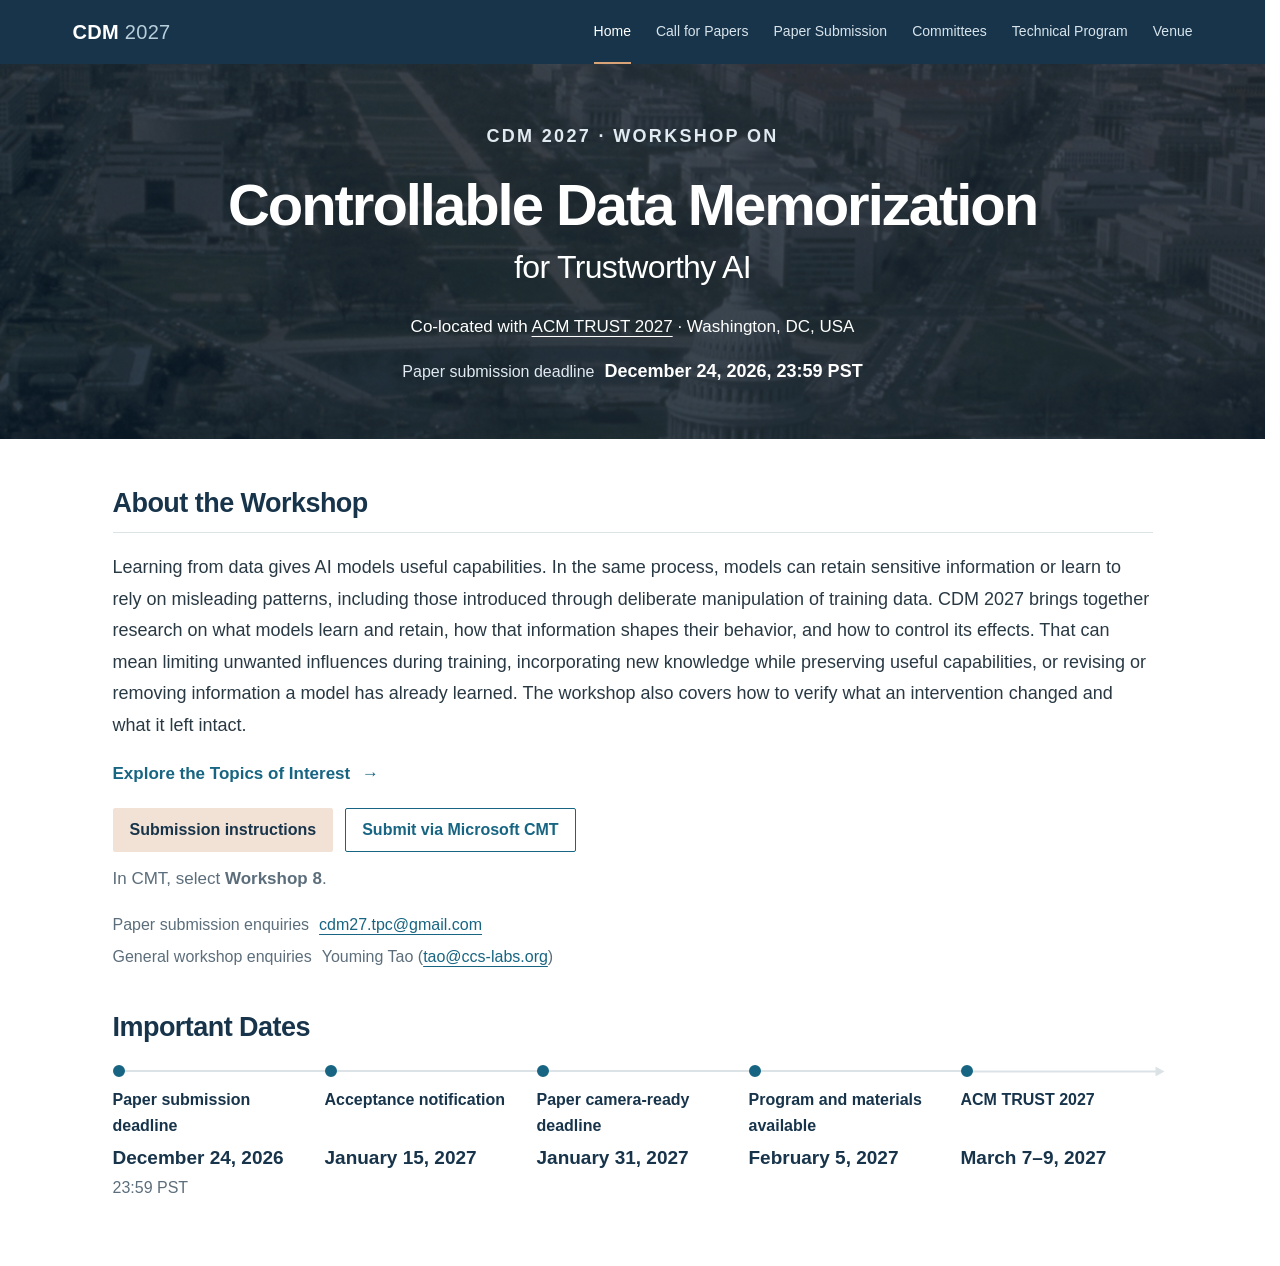
<file: index.html>
<!DOCTYPE html>

<html lang="en">
<head>
<meta charset="utf-8"/>
<meta content="width=device-width, initial-scale=1" name="viewport"/>
<meta content="CDM 2027 is a workshop at ACM TRUST 2027 on how models learn and retain information from data and how to control its effects." name="description"/>
<meta content="#17344b" name="theme-color"/>
<meta content="website" property="og:type"/>
<meta content="CDM 2027 | Controllable Data Memorization for Trustworthy AI" property="og:title"/>
<meta content="CDM 2027 is a workshop at ACM TRUST 2027 on how models learn and retain information from data and how to control its effects." property="og:description"/>
<meta content="https://cdm27.github.io/" property="og:url"/>
<title>CDM 2027 | Controllable Data Memorization for Trustworthy AI</title>
<link href="https://cdm27.github.io/" rel="canonical"/>
<link href="assets/favicon.svg" rel="icon" type="image/svg+xml"/>
<link href="assets/style.css?v=f814e3cf049d" rel="stylesheet"/>
<script defer="True" src="assets/site.js?v=4deeda9ff2f8"></script>
</head>
<body>
<a class="skip-link" href="#main">Skip to content</a>
<header class="site-header"><nav aria-label="Main navigation" class="navigation container">
<a class="brand" href="index.html">CDM <span>2027</span></a>
<button aria-controls="primary-navigation" aria-expanded="false" aria-label="Open navigation" class="menu-toggle" type="button"><span>Menu</span><span aria-hidden="true" class="menu-icon">☰</span></button><div class="nav-links" id="primary-navigation"><a aria-current="page" href="index.html">Home</a><a href="cfp.html">Call for Papers</a><a href="submission.html">Paper Submission</a><a href="organization.html">Committees</a><a href="program.html">Technical Program</a><a href="venue.html">Venue</a></div>
</nav></header>
<section aria-labelledby="workshop-title" class="hero"><div class="container hero-inner">
  <p class="eyebrow">CDM 2027 · Workshop on</p>
  <h1 id="workshop-title"><span class="hero-title-main">Controllable Data Memorization</span><span class="hero-title-sub">for Trustworthy AI</span></h1>
  <p class="hero-subtitle">Co-located with <a href="https://eigtrust.acm.org/trust2027/">ACM TRUST 2027</a> · Washington, DC, USA</p>
  <p class="hero-deadline">
    <span>Paper submission deadline</span>
    <time datetime="2026-12-24T23:59:00-08:00">December 24, 2026, 23:59 PST</time>
  </p>
</div></section>
<main class="container home-content" id="main">
<section aria-labelledby="about-title" class="section workshop-intro">
<h2 id="about-title">About the Workshop</h2>
<p>Learning from data gives AI models useful capabilities. In the same process, models can retain sensitive information or learn to rely on misleading patterns, including those introduced through deliberate manipulation of training data. CDM 2027 brings together research on what models learn and retain, how that information shapes their behavior, and how to control its effects. That can mean limiting unwanted influences during training, incorporating new knowledge while preserving useful capabilities, or revising or removing information a model has already learned. The workshop also covers how to verify what an intervention changed and what it left intact.</p>
<a class="text-link" href="cfp.html#topics">Explore the Topics of Interest <span aria-hidden="true">→</span></a>
<div class="submission-actions">
  <a class="submission-guide" href="submission.html">Submission instructions</a>
  <a href="https://cmt3.research.microsoft.com/TRUST2027/">Submit via Microsoft CMT</a>
</div>
<p class="small-note">In CMT, select <strong>Workshop 8</strong>.</p>
<p class="workshop-contact">
  <span>Paper submission enquiries</span>
  <a href="mailto:cdm27.tpc@gmail.com">cdm27.tpc@gmail.com</a>
</p>
<p class="workshop-contact">
  <span>General workshop enquiries</span>
  <span>Youming Tao (<a href="mailto:tao@ccs-labs.org">tao@ccs-labs.org</a>)</span>
</p>
</section>
<section aria-labelledby="dates-title" class="section home-dates">
  <h2 id="dates-title">Important Dates</h2>
  <dl class="dates-timeline">
    <div>
      <dt>Paper submission deadline</dt>
      <dd><time datetime="2026-12-24T23:59:00-08:00">December 24, 2026 <span class="deadline-time">23:59 PST</span></time></dd>
    </div>
    <div><dt>Acceptance notification</dt><dd><time datetime="2027-01-15">January 15, 2027</time></dd></div>
    <div><dt>Paper camera-ready deadline</dt><dd><time datetime="2027-01-31">January 31, 2027</time></dd></div>
    <div><dt>Program and materials available</dt><dd><time datetime="2027-02-05">February 5, 2027</time></dd></div>
    <div><dt>ACM TRUST 2027</dt><dd><time datetime="2027-03-07">March 7</time>–<time datetime="2027-03-09">9, 2027</time></dd></div>
  </dl>
</section>
</main>
</body>
</html>
</file>
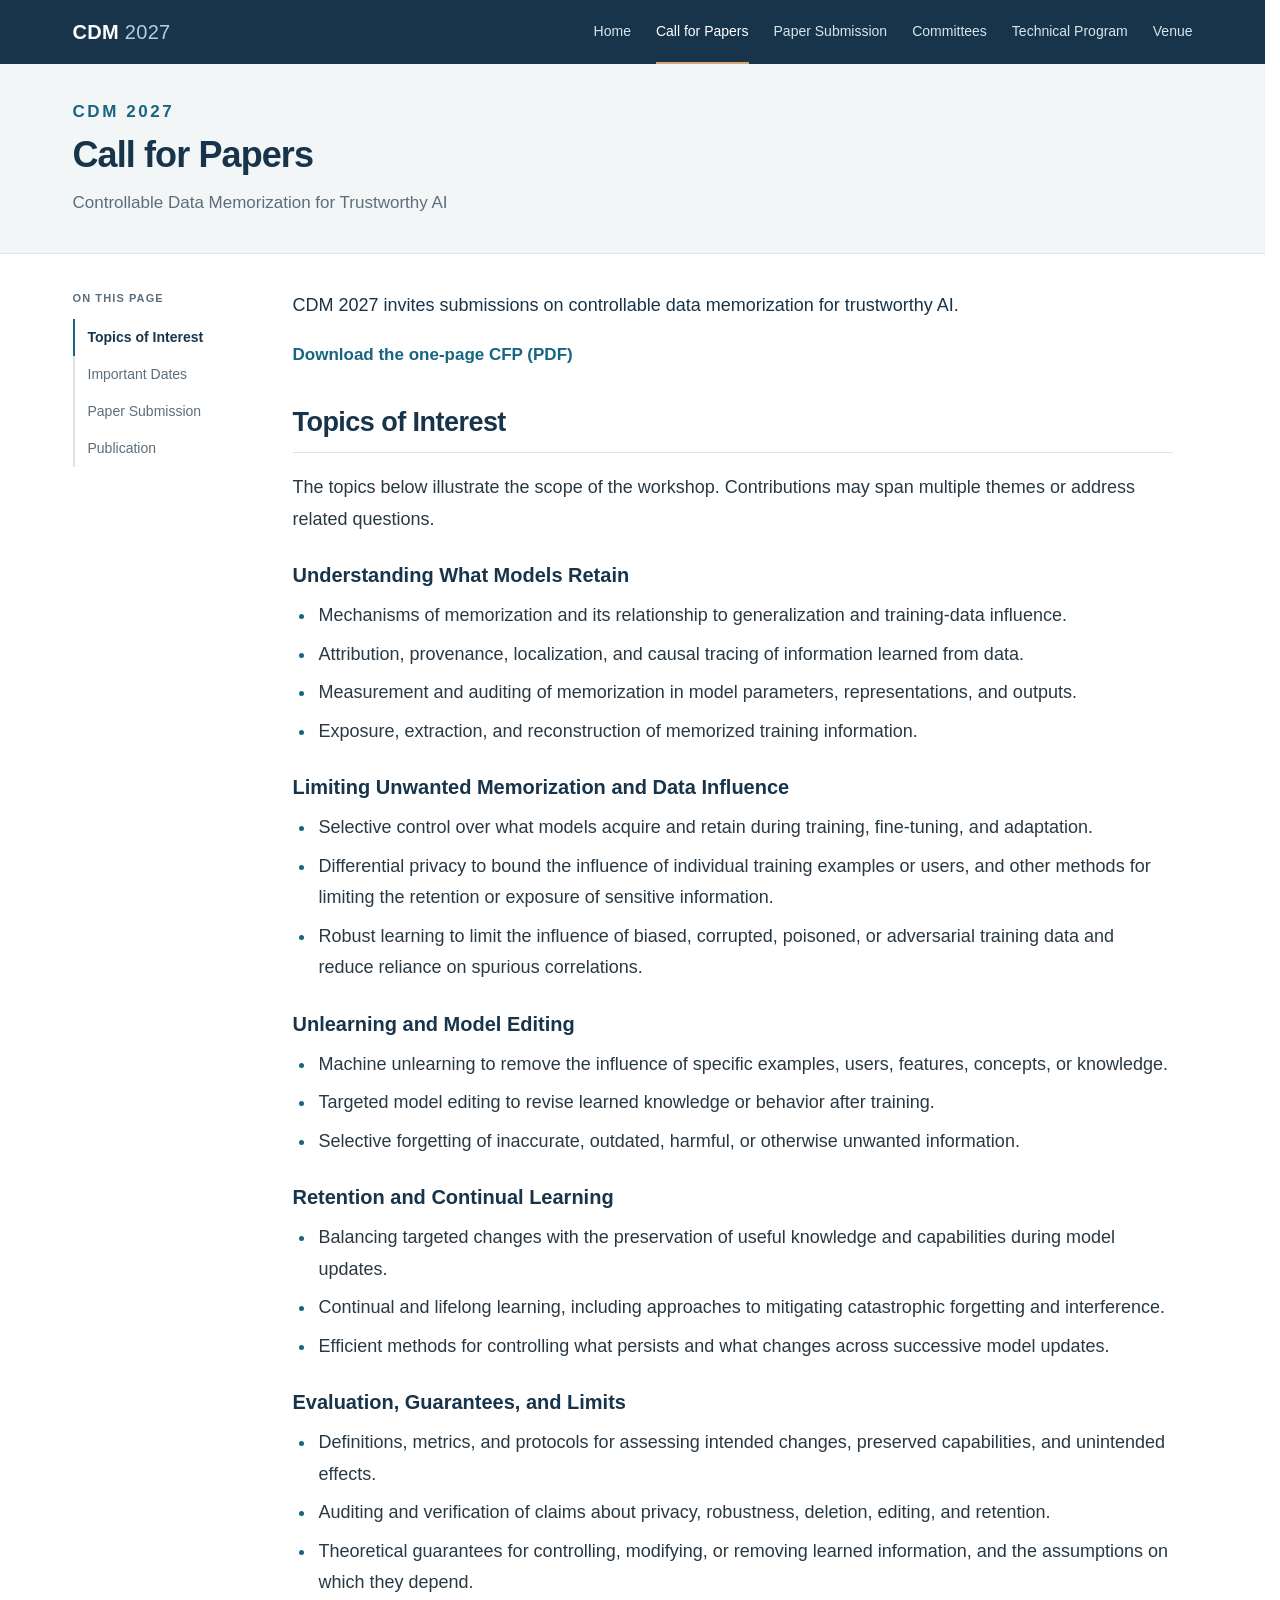
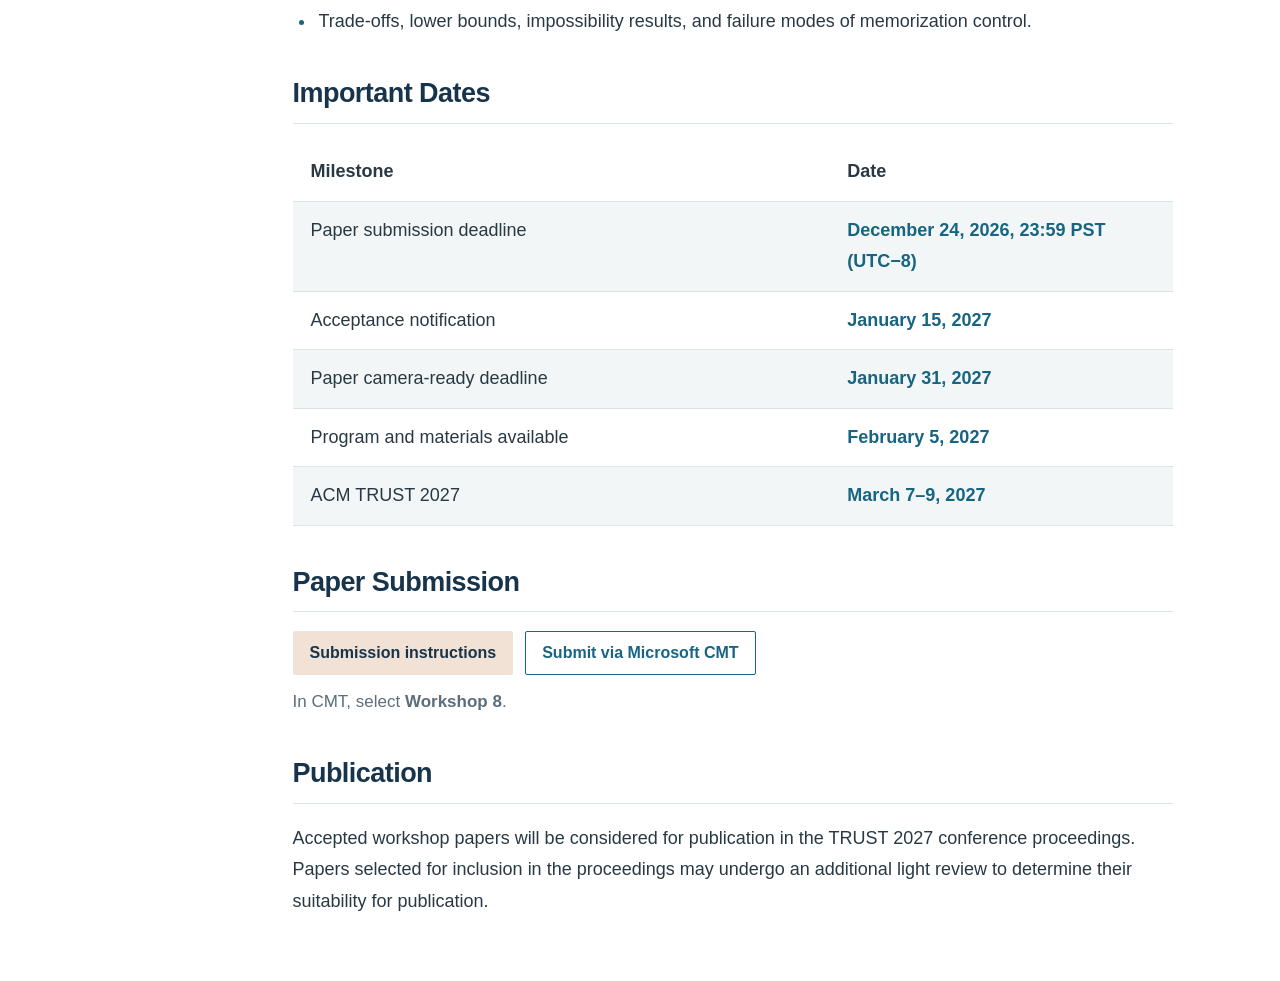
<file: cfp.html>
<!DOCTYPE html>

<html lang="en">
<head>
<meta charset="utf-8"/>
<meta content="width=device-width, initial-scale=1" name="viewport"/>
<meta content="Research topics, important dates, and publication information for CDM 2027." name="description"/>
<meta content="#17344b" name="theme-color"/>
<meta content="website" property="og:type"/>
<meta content="Call for Papers | CDM 2027" property="og:title"/>
<meta content="Research topics, important dates, and publication information for CDM 2027." property="og:description"/>
<meta content="https://cdm27.github.io/cfp.html" property="og:url"/>
<title>Call for Papers | CDM 2027</title>
<link href="https://cdm27.github.io/cfp.html" rel="canonical"/>
<link href="assets/favicon.svg" rel="icon" type="image/svg+xml"/>
<link href="assets/style.css?v=f814e3cf049d" rel="stylesheet"/>
<script defer="True" src="assets/site.js?v=4deeda9ff2f8"></script>
</head>
<body>
<a class="skip-link" href="#main">Skip to content</a>
<header class="site-header"><nav aria-label="Main navigation" class="navigation container">
<a class="brand" href="index.html">CDM <span>2027</span></a>
<button aria-controls="primary-navigation" aria-expanded="false" aria-label="Open navigation" class="menu-toggle" type="button"><span>Menu</span><span aria-hidden="true" class="menu-icon">☰</span></button><div class="nav-links" id="primary-navigation"><a href="index.html">Home</a><a aria-current="page" href="cfp.html">Call for Papers</a><a href="submission.html">Paper Submission</a><a href="organization.html">Committees</a><a href="program.html">Technical Program</a><a href="venue.html">Venue</a></div>
</nav></header>
<div class="page-banner"><div class="container"><p class="eyebrow">CDM 2027</p><h1>Call for Papers</h1><p>Controllable Data Memorization for Trustworthy AI</p></div></div>
<main class="container content-page content-layout" id="main"><aside aria-label="Page contents" class="page-toc"><details open=""><summary>On this page</summary><nav aria-label="Call for Papers sections"><a href="#topics">Topics of Interest</a><a href="#important-dates">Important Dates</a><a href="#submission">Paper Submission</a><a href="#publication">Publication</a></nav></details></aside><div class="page-content">
<div class="cfp-summary">
  <p class="lead">CDM 2027 invites submissions on controllable data memorization for trustworthy AI.</p>
  <a class="text-link" href="assets/CDM-2027-Call-for-Papers.pdf" download>Download the one-page CFP (PDF)</a>
</div>
<section aria-labelledby="topics-title" class="section reading-width" id="topics">
  <h2 id="topics-title">Topics of Interest</h2>
  <p>The topics below illustrate the scope of the workshop. Contributions may span multiple themes or address related questions.</p>

  <h3>Understanding What Models Retain</h3>
  <ul class="topics-list">
    <li>Mechanisms of memorization and its relationship to generalization and training-data influence.</li>
    <li>Attribution, provenance, localization, and causal tracing of information learned from data.</li>
    <li>Measurement and auditing of memorization in model parameters, representations, and outputs.</li>
    <li>Exposure, extraction, and reconstruction of memorized training information.</li>
  </ul>

  <h3>Limiting Unwanted Memorization and Data Influence</h3>
  <ul class="topics-list">
    <li>Selective control over what models acquire and retain during training, fine-tuning, and adaptation.</li>
    <li>Differential privacy to bound the influence of individual training examples or users, and other methods for limiting the retention or exposure of sensitive information.</li>
    <li>Robust learning to limit the influence of biased, corrupted, poisoned, or adversarial training data and reduce reliance on spurious correlations.</li>
  </ul>

  <h3>Unlearning and Model Editing</h3>
  <ul class="topics-list">
    <li>Machine unlearning to remove the influence of specific examples, users, features, concepts, or knowledge.</li>
    <li>Targeted model editing to revise learned knowledge or behavior after training.</li>
    <li>Selective forgetting of inaccurate, outdated, harmful, or otherwise unwanted information.</li>
  </ul>

  <h3>Retention and Continual Learning</h3>
  <ul class="topics-list">
    <li>Balancing targeted changes with the preservation of useful knowledge and capabilities during model updates.</li>
    <li>Continual and lifelong learning, including approaches to mitigating catastrophic forgetting and interference.</li>
    <li>Efficient methods for controlling what persists and what changes across successive model updates.</li>
  </ul>

  <h3>Evaluation, Guarantees, and Limits</h3>
  <ul class="topics-list">
    <li>Definitions, metrics, and protocols for assessing intended changes, preserved capabilities, and unintended effects.</li>
    <li>Auditing and verification of claims about privacy, robustness, deletion, editing, and retention.</li>
    <li>Theoretical guarantees for controlling, modifying, or removing learned information, and the assumptions on which they depend.</li>
    <li>Trade-offs, lower bounds, impossibility results, and failure modes of memorization control.</li>
  </ul>
</section>
<section aria-labelledby="dates-title" class="section reading-width" id="important-dates">
  <h2 id="dates-title">Important Dates</h2>
  <table class="info-table dates-table">
    <caption class="sr-only">Paper and workshop dates</caption>
    <thead>
      <tr><th scope="col">Milestone</th><th scope="col">Date</th></tr>
    </thead>
    <tbody>
      <tr><th scope="row">Paper submission deadline</th><td><time datetime="2026-12-24T23:59:00-08:00">December 24, 2026, 23:59 PST (UTC−8)</time></td></tr>
      <tr><th scope="row">Acceptance notification</th><td><time datetime="2027-01-15">January 15, 2027</time></td></tr>
      <tr><th scope="row">Paper camera-ready deadline</th><td><time datetime="2027-01-31">January 31, 2027</time></td></tr>
      <tr><th scope="row">Program and materials available</th><td><time datetime="2027-02-05">February 5, 2027</time></td></tr>
      <tr><th scope="row">ACM TRUST 2027</th><td><time datetime="2027-03-07">March 7</time>–<time datetime="2027-03-09">9, 2027</time></td></tr>
    </tbody>
  </table>
</section>
<section aria-labelledby="submission-title" class="section reading-width" id="submission">
  <h2 id="submission-title">Paper Submission</h2>
  <div class="submission-actions">
    <a class="submission-guide" href="submission.html">Submission instructions</a>
    <a href="https://cmt3.research.microsoft.com/TRUST2027/">Submit via Microsoft CMT</a>
  </div>
  <p class="small-note">In CMT, select <strong>Workshop 8</strong>.</p>
</section>
<section aria-labelledby="publication-title" class="section reading-width" id="publication">
  <h2 id="publication-title">Publication</h2>
  <p>Accepted workshop papers will be considered for publication in the TRUST 2027 conference proceedings. Papers selected for inclusion in the proceedings may undergo an additional light review to determine their suitability for publication.</p>
</section>
</div></main>
</body>
</html>
</file>
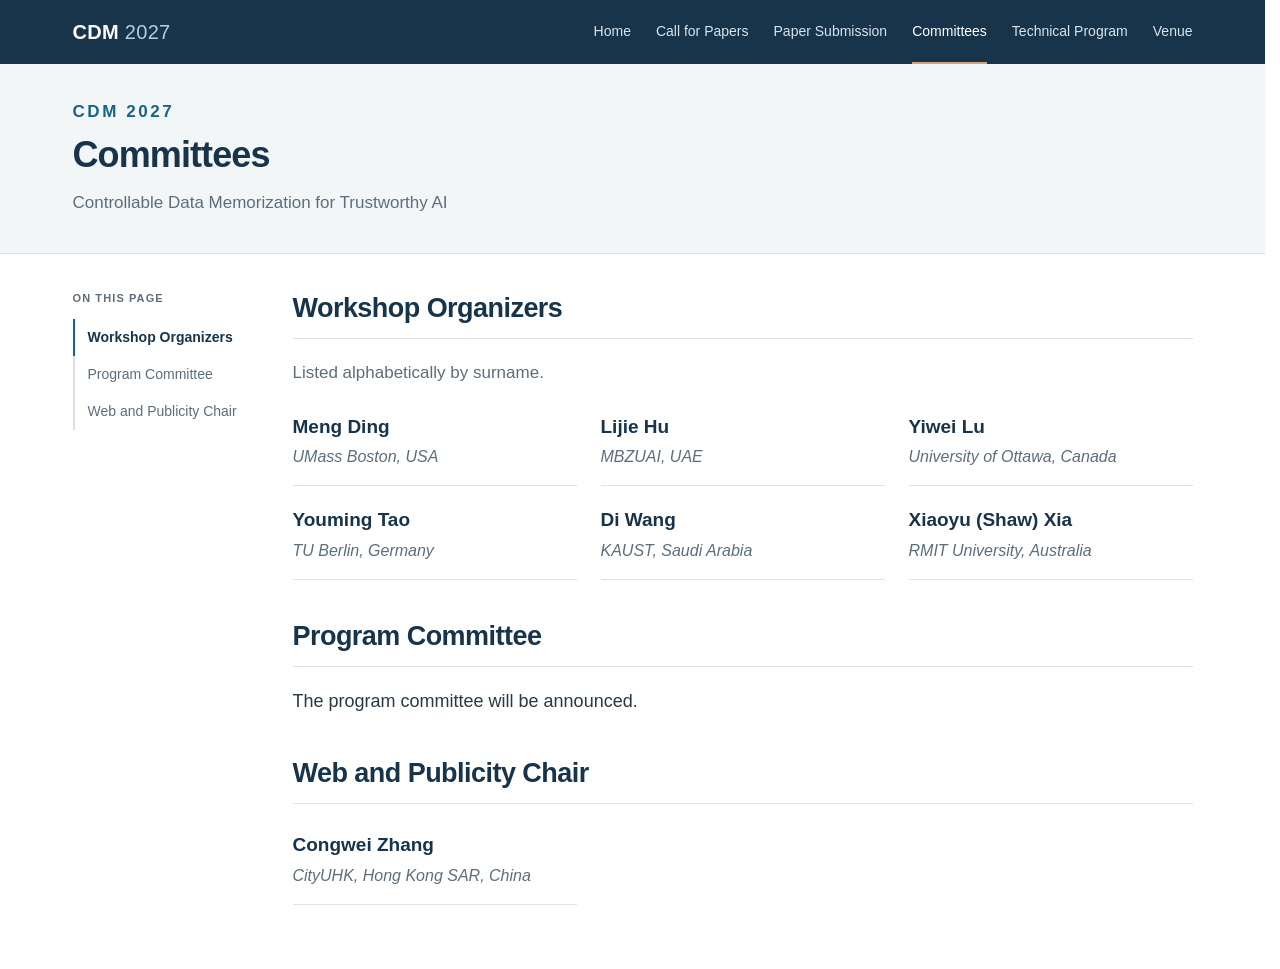
<file: organization.html>
<!DOCTYPE html>

<html lang="en">
<head>
<meta charset="utf-8"/>
<meta content="width=device-width, initial-scale=1" name="viewport"/>
<meta content="Workshop Organizers, Web and Publicity Chair, and Program Committee of CDM 2027." name="description"/>
<meta content="#17344b" name="theme-color"/>
<meta content="website" property="og:type"/>
<meta content="Committees | CDM 2027" property="og:title"/>
<meta content="Workshop Organizers, Web and Publicity Chair, and Program Committee of CDM 2027." property="og:description"/>
<meta content="https://cdm27.github.io/organization.html" property="og:url"/>
<title>Committees | CDM 2027</title>
<link href="https://cdm27.github.io/organization.html" rel="canonical"/>
<link href="assets/favicon.svg" rel="icon" type="image/svg+xml"/>
<link href="assets/style.css?v=f814e3cf049d" rel="stylesheet"/>
<script defer="True" src="assets/site.js?v=4deeda9ff2f8"></script>
</head>
<body>
<a class="skip-link" href="#main">Skip to content</a>
<header class="site-header"><nav aria-label="Main navigation" class="navigation container">
<a class="brand" href="index.html">CDM <span>2027</span></a>
<button aria-controls="primary-navigation" aria-expanded="false" aria-label="Open navigation" class="menu-toggle" type="button"><span>Menu</span><span aria-hidden="true" class="menu-icon">☰</span></button><div class="nav-links" id="primary-navigation"><a href="index.html">Home</a><a href="cfp.html">Call for Papers</a><a href="submission.html">Paper Submission</a><a aria-current="page" href="organization.html">Committees</a><a href="program.html">Technical Program</a><a href="venue.html">Venue</a></div>
</nav></header>
<div class="page-banner"><div class="container"><p class="eyebrow">CDM 2027</p><h1>Committees</h1><p>Controllable Data Memorization for Trustworthy AI</p></div></div>
<main class="container content-page content-layout" id="main"><aside aria-label="Page contents" class="page-toc"><details open=""><summary>On this page</summary><nav aria-label="Committees sections"><a href="#organizers">Workshop Organizers</a><a href="#program-committee">Program Committee</a><a href="#web-publicity">Web and Publicity Chair</a></nav></details></aside><div class="page-content">
<section aria-labelledby="organizers-title" class="section" id="organizers">
  <h2 id="organizers-title">Workshop Organizers</h2>
  <p class="small-note">Listed alphabetically by surname.</p>
  <ul class="people-list" role="list">
    <li>
      <a class="person-name" href="https://meng-ding.github.io/">Meng Ding</a>
      <span class="affiliation" title="University of Massachusetts Boston">UMass Boston, USA</span>
    </li>
    <li>
      <a class="person-name" href="https://lijie-hu.github.io/">Lijie Hu</a>
      <span class="affiliation" title="Mohamed bin Zayed University of Artificial Intelligence">MBZUAI, UAE</span>
    </li>
    <li>
      <a class="person-name" href="https://yiweilu3.github.io/">Yiwei Lu</a>
      <span class="affiliation" title="University of Ottawa">University of Ottawa, Canada</span>
    </li>
    <li>
      <a class="person-name" href="https://youmingtao.github.io/">Youming Tao</a>
      <span class="affiliation" title="Technische Universität Berlin">TU Berlin, Germany</span>
    </li>
    <li>
      <a class="person-name" href="https://shao3wangdi.github.io/">Di Wang</a>
      <span class="affiliation" title="King Abdullah University of Science and Technology">KAUST, Saudi Arabia</span>
    </li>
    <li>
      <a class="person-name" href="https://xiaoyushawxia.github.io/homepage/">Xiaoyu (Shaw) Xia</a>
      <span class="affiliation" title="RMIT University">RMIT University, Australia</span>
    </li>
  </ul>
</section>
<section aria-labelledby="pc-title" class="section" id="program-committee">
  <h2 id="pc-title">Program Committee</h2>
  <p>The program committee will be announced.</p>
  <!-- Use the people-list markup above once the members are confirmed. -->
</section>
<section aria-labelledby="web-title" class="section" id="web-publicity">
  <h2 id="web-title">Web and Publicity Chair</h2>
  <ul class="people-list" role="list">
    <li>
      <span class="person-name">Congwei Zhang</span>
      <span class="affiliation" title="City University of Hong Kong">CityUHK, Hong Kong SAR, China</span>
    </li>
  </ul>
</section>
</div></main>
</body>
</html>
</file>
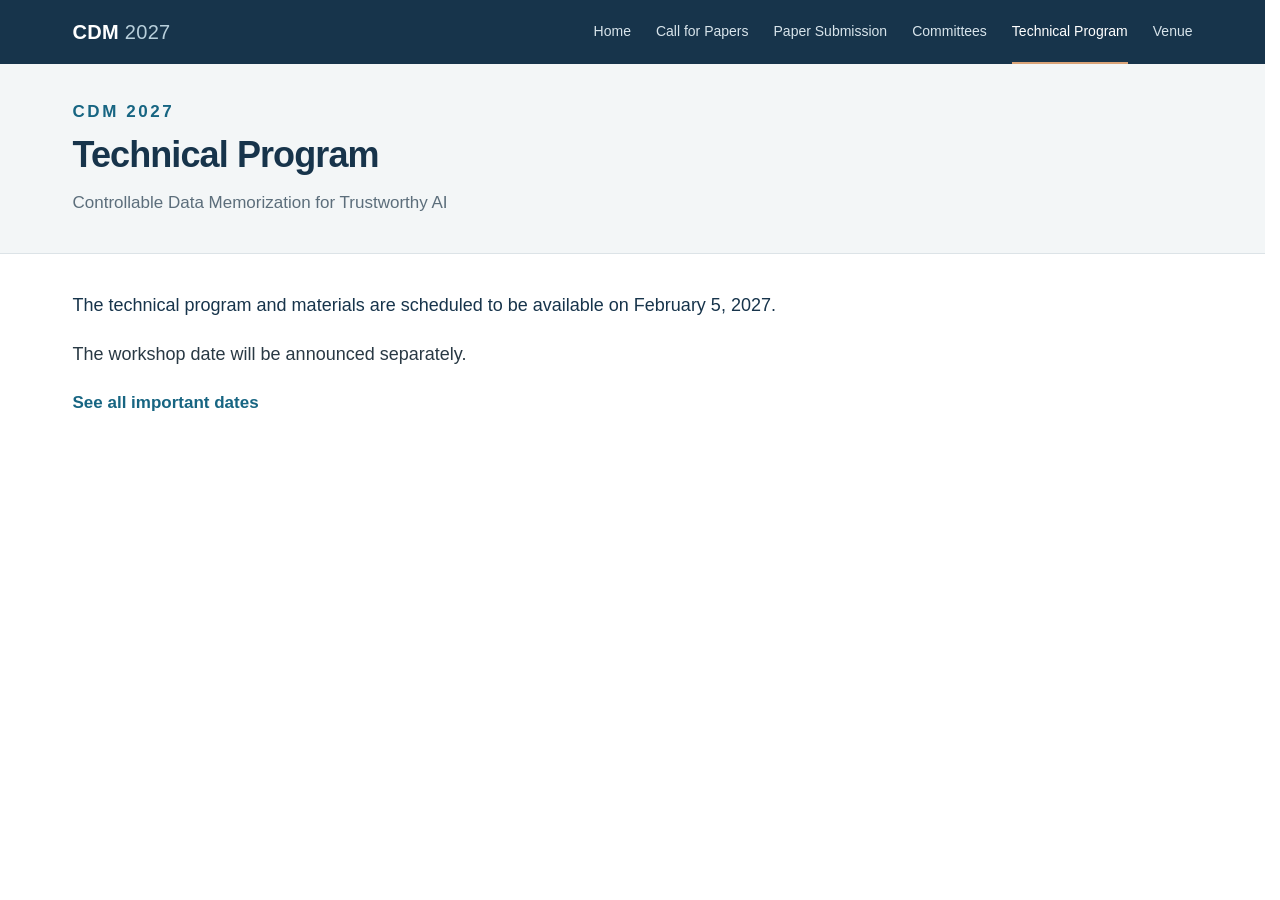
<file: program.html>
<!DOCTYPE html>

<html lang="en">
<head>
<meta charset="utf-8"/>
<meta content="width=device-width, initial-scale=1" name="viewport"/>
<meta content="Technical program updates for the CDM 2027 workshop at ACM TRUST 2027." name="description"/>
<meta content="#17344b" name="theme-color"/>
<meta content="website" property="og:type"/>
<meta content="Technical Program | CDM 2027" property="og:title"/>
<meta content="Technical program updates for the CDM 2027 workshop at ACM TRUST 2027." property="og:description"/>
<meta content="https://cdm27.github.io/program.html" property="og:url"/>
<title>Technical Program | CDM 2027</title>
<link href="https://cdm27.github.io/program.html" rel="canonical"/>
<link href="assets/favicon.svg" rel="icon" type="image/svg+xml"/>
<link href="assets/style.css?v=f814e3cf049d" rel="stylesheet"/>
<script defer="True" src="assets/site.js?v=4deeda9ff2f8"></script>
</head>
<body>
<a class="skip-link" href="#main">Skip to content</a>
<header class="site-header"><nav aria-label="Main navigation" class="navigation container">
<a class="brand" href="index.html">CDM <span>2027</span></a>
<button aria-controls="primary-navigation" aria-expanded="false" aria-label="Open navigation" class="menu-toggle" type="button"><span>Menu</span><span aria-hidden="true" class="menu-icon">☰</span></button><div class="nav-links" id="primary-navigation"><a href="index.html">Home</a><a href="cfp.html">Call for Papers</a><a href="submission.html">Paper Submission</a><a href="organization.html">Committees</a><a aria-current="page" href="program.html">Technical Program</a><a href="venue.html">Venue</a></div>
</nav></header>
<div class="page-banner"><div class="container"><p class="eyebrow">CDM 2027</p><h1 id="program-title">Technical Program</h1><p>Controllable Data Memorization for Trustworthy AI</p></div></div>
<main class="container content-page" id="main">
  <section aria-labelledby="program-title" class="section reading-width" id="program">
    <p class="lead">The technical program and materials are scheduled to be available on <time datetime="2027-02-05">February 5, 2027</time>.</p>
    <p>The workshop date will be announced separately.</p>
    <p><a class="text-link" href="cfp.html#important-dates">See all important dates</a></p>
  </section>
</main>
</body>
</html>
</file>
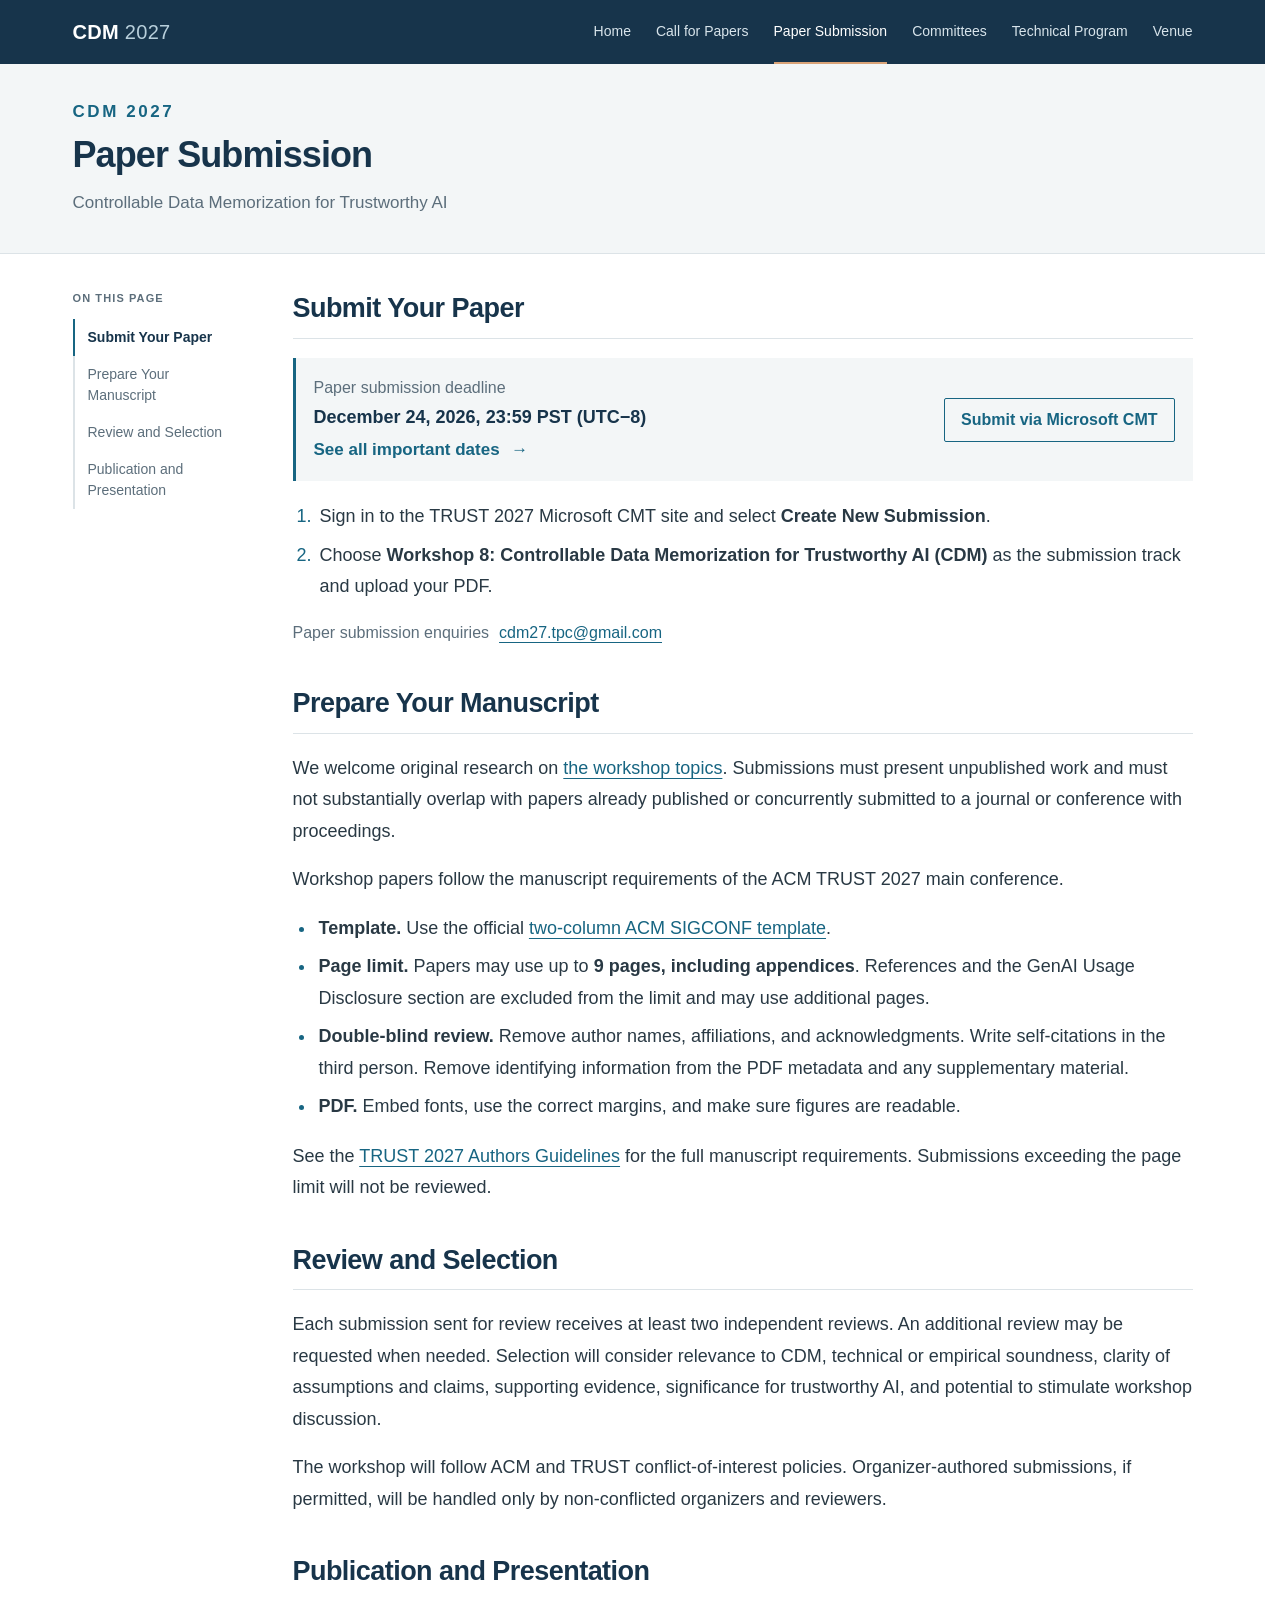
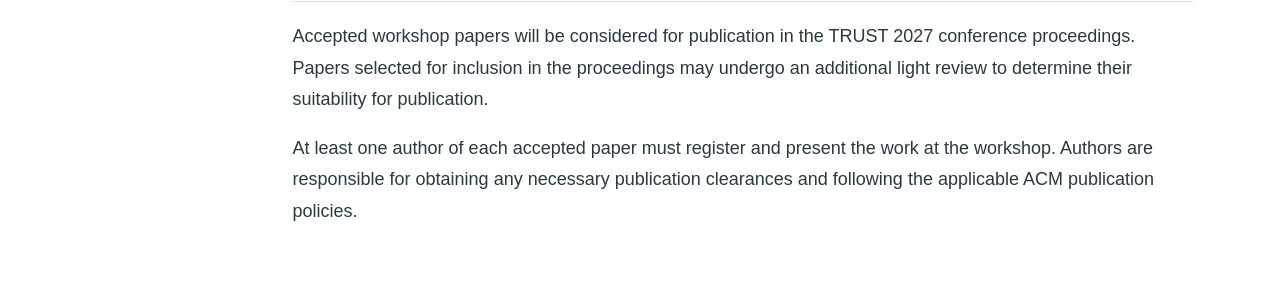
<file: submission.html>
<!DOCTYPE html>

<html lang="en">
<head>
<meta charset="utf-8"/>
<meta content="width=device-width, initial-scale=1" name="viewport"/>
<meta content="How to submit a paper to CDM 2027 through Microsoft CMT, including the deadline, manuscript requirements, and review process." name="description"/>
<meta content="#17344b" name="theme-color"/>
<meta content="website" property="og:type"/>
<meta content="Paper Submission | CDM 2027" property="og:title"/>
<meta content="How to submit a paper to CDM 2027 through Microsoft CMT, including the deadline, manuscript requirements, and review process." property="og:description"/>
<meta content="https://cdm27.github.io/submission.html" property="og:url"/>
<title>Paper Submission | CDM 2027</title>
<link href="https://cdm27.github.io/submission.html" rel="canonical"/>
<link href="assets/favicon.svg" rel="icon" type="image/svg+xml"/>
<link href="assets/style.css?v=f814e3cf049d" rel="stylesheet"/>
<script defer="True" src="assets/site.js?v=4deeda9ff2f8"></script>
</head>
<body>
<a class="skip-link" href="#main">Skip to content</a>
<header class="site-header"><nav aria-label="Main navigation" class="navigation container">
<a class="brand" href="index.html">CDM <span>2027</span></a>
<button aria-controls="primary-navigation" aria-expanded="false" aria-label="Open navigation" class="menu-toggle" type="button"><span>Menu</span><span aria-hidden="true" class="menu-icon">☰</span></button><div class="nav-links" id="primary-navigation"><a href="index.html">Home</a><a href="cfp.html">Call for Papers</a><a aria-current="page" href="submission.html">Paper Submission</a><a href="organization.html">Committees</a><a href="program.html">Technical Program</a><a href="venue.html">Venue</a></div>
</nav></header>
<div class="page-banner"><div class="container"><p class="eyebrow">CDM 2027</p><h1>Paper Submission</h1><p>Controllable Data Memorization for Trustworthy AI</p></div></div>
<main class="container content-page content-layout" id="main">
<aside aria-label="Page contents" class="page-toc">
  <details open="">
    <summary>On this page</summary>
    <nav aria-label="Paper Submission sections">
      <a href="#submission">Submit Your Paper</a>
      <a href="#instructions">Prepare Your Manuscript</a>
      <a href="#review">Review and Selection</a>
      <a href="#publication">Publication and Presentation</a>
    </nav>
  </details>
</aside>
<div class="page-content">
<section aria-labelledby="portal-title" class="section" id="submission">
  <h2 id="portal-title">Submit Your Paper</h2>
  <div class="submission-status" id="important-dates">
    <div>
      <p>
        <span class="status-label">Paper submission deadline</span>
        <time datetime="2026-12-24T23:59:00-08:00">December 24, 2026, <span>23:59 PST (UTC−8)</span></time>
      </p>
      <a class="text-link" href="cfp.html#important-dates">See all important dates <span aria-hidden="true">→</span></a>
    </div>
    <div class="submission-actions">
      <a href="https://cmt3.research.microsoft.com/TRUST2027/">Submit via Microsoft CMT</a>
    </div>
  </div>
  <ol class="submission-steps">
    <li>Sign in to the TRUST 2027 Microsoft CMT site and select <strong>Create New Submission</strong>.</li>
    <li>Choose <strong>Workshop 8: Controllable Data Memorization for Trustworthy AI (CDM)</strong> as the submission track and upload your PDF.</li>
  </ol>
  <p class="workshop-contact">
    <span>Paper submission enquiries</span>
    <a href="mailto:cdm27.tpc@gmail.com">cdm27.tpc@gmail.com</a>
  </p>
</section>
<section aria-labelledby="instructions-title" class="section" id="instructions">
  <h2 id="instructions-title">Prepare Your Manuscript</h2>
  <p>We welcome original research on <a href="cfp.html#topics">the workshop topics</a>. Submissions must present unpublished work and must not substantially overlap with papers already published or concurrently submitted to a journal or conference with proceedings.</p>
  <p id="manuscript-requirements">Workshop papers follow the manuscript requirements of the ACM TRUST 2027 main conference.</p>
  <ul>
    <li><strong>Template.</strong> Use the official <a href="https://www.acm.org/publications/proceedings-template">two-column ACM SIGCONF template</a>.</li>
    <li><strong>Page limit.</strong> Papers may use up to <strong>9 pages, including appendices</strong>. References and the GenAI Usage Disclosure section are excluded from the limit and may use additional pages.</li>
    <li><strong>Double-blind review.</strong> Remove author names, affiliations, and acknowledgments. Write self-citations in the third person. Remove identifying information from the PDF metadata and any supplementary material.</li>
    <li><strong>PDF.</strong> Embed fonts, use the correct margins, and make sure figures are readable.</li>
  </ul>
  <p>See the <a href="https://eigtrust.acm.org/trust2027/authors-guidelines/">TRUST 2027 Authors Guidelines</a> for the full manuscript requirements. Submissions exceeding the page limit will not be reviewed.</p>
</section>
<section aria-labelledby="review-title" class="section" id="review">
  <h2 id="review-title">Review and Selection</h2>
  <p>Each submission sent for review receives at least two independent reviews. An additional review may be requested when needed. Selection will consider relevance to CDM, technical or empirical soundness, clarity of assumptions and claims, supporting evidence, significance for trustworthy AI, and potential to stimulate workshop discussion.</p>
  <p>The workshop will follow ACM and TRUST conflict-of-interest policies. Organizer-authored submissions, if permitted, will be handled only by non-conflicted organizers and reviewers.</p>
</section>
<section aria-labelledby="publication-title" class="section" id="publication">
  <h2 id="publication-title">Publication and Presentation</h2>
  <p>Accepted workshop papers will be considered for publication in the TRUST 2027 conference proceedings. Papers selected for inclusion in the proceedings may undergo an additional light review to determine their suitability for publication.</p>
  <p>At least one author of each accepted paper must register and present the work at the workshop. Authors are responsible for obtaining any necessary publication clearances and following the applicable ACM publication policies.</p>
</section>
</div></main>
</body>
</html>
</file>
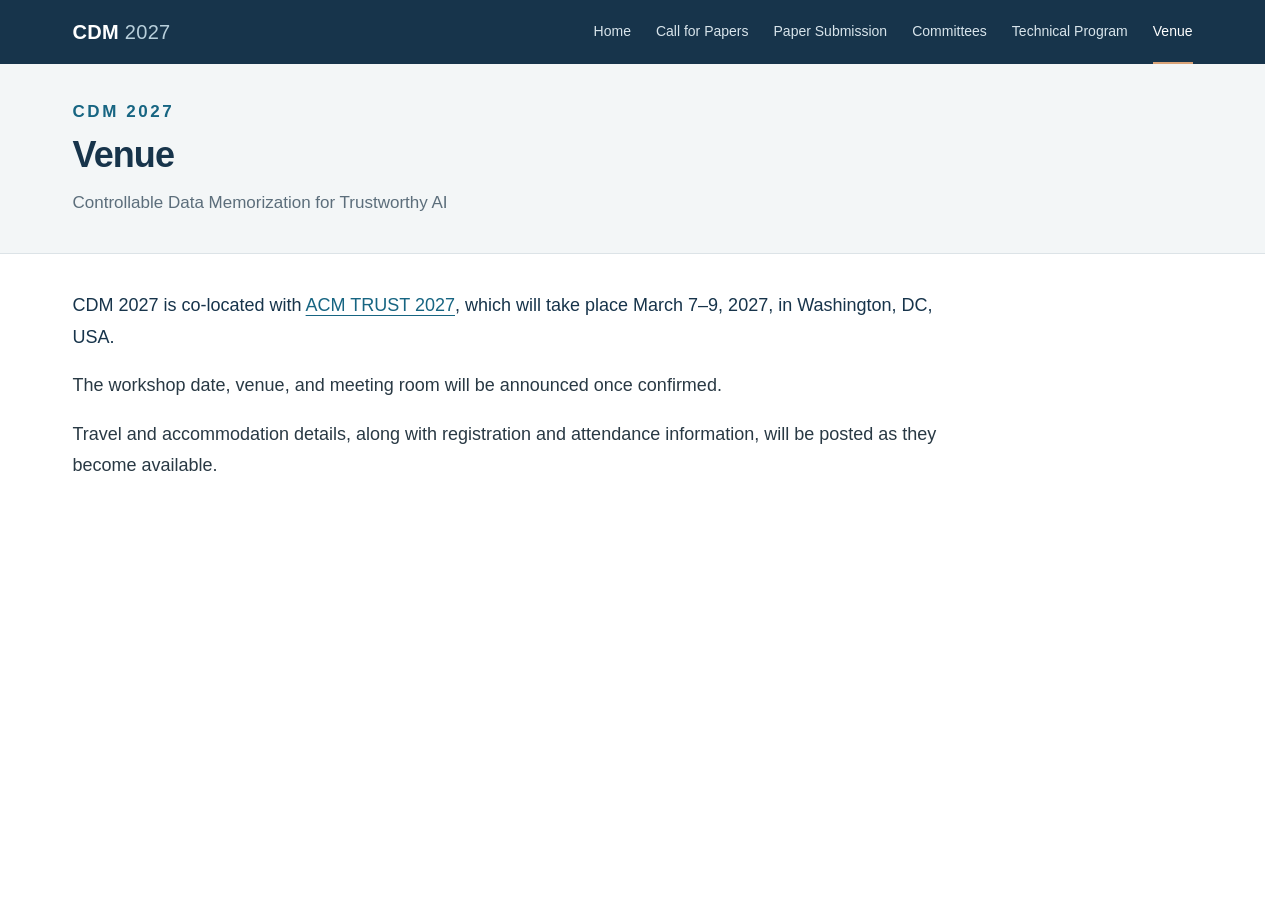
<file: venue.html>
<!DOCTYPE html>

<html lang="en">
<head>
<meta charset="utf-8"/>
<meta content="width=device-width, initial-scale=1" name="viewport"/>
<meta content="Venue and attendance updates for CDM 2027, co-located with ACM TRUST 2027 in Washington, DC." name="description"/>
<meta content="#17344b" name="theme-color"/>
<meta content="website" property="og:type"/>
<meta content="Venue | CDM 2027" property="og:title"/>
<meta content="Venue and attendance updates for CDM 2027, co-located with ACM TRUST 2027 in Washington, DC." property="og:description"/>
<meta content="https://cdm27.github.io/venue.html" property="og:url"/>
<title>Venue | CDM 2027</title>
<link href="https://cdm27.github.io/venue.html" rel="canonical"/>
<link href="assets/favicon.svg" rel="icon" type="image/svg+xml"/>
<link href="assets/style.css?v=f814e3cf049d" rel="stylesheet"/>
<script defer="True" src="assets/site.js?v=4deeda9ff2f8"></script>
</head>
<body>
<a class="skip-link" href="#main">Skip to content</a>
<header class="site-header"><nav aria-label="Main navigation" class="navigation container">
<a class="brand" href="index.html">CDM <span>2027</span></a>
<button aria-controls="primary-navigation" aria-expanded="false" aria-label="Open navigation" class="menu-toggle" type="button"><span>Menu</span><span aria-hidden="true" class="menu-icon">☰</span></button><div class="nav-links" id="primary-navigation"><a href="index.html">Home</a><a href="cfp.html">Call for Papers</a><a href="submission.html">Paper Submission</a><a href="organization.html">Committees</a><a href="program.html">Technical Program</a><a aria-current="page" href="venue.html">Venue</a></div>
</nav></header>
<div class="page-banner"><div class="container"><p class="eyebrow">CDM 2027</p><h1 id="venue-title">Venue</h1><p>Controllable Data Memorization for Trustworthy AI</p></div></div>
<main class="container content-page" id="main">
  <section aria-labelledby="venue-title" class="section reading-width" id="venue">
    <p class="lead">CDM 2027 is co-located with <a href="https://eigtrust.acm.org/trust2027/">ACM TRUST 2027</a>, which will take place March 7–9, 2027, in Washington, DC, USA.</p>
    <p>The workshop date, venue, and meeting room will be announced once confirmed.</p>
    <p id="travel">Travel and accommodation details, along with <span id="registration">registration and attendance information</span>, will be posted as they become available.</p>
  </section>
</main>
</body>
</html>
</file>
<file: assets/style.css>
/* CDM 2027: shared styles for the six static pages. */
:root {
  --navy: #17344b;
  --blue: #176582;
  --accent: #9a6038;
  --ink: #293944;
  --muted: #5c6e7b;
  --line: #dce3e7;
  --paper: #fff;
  --wash: #f3f6f7;
  --max-width: 1120px;
  --header-height: 64px;
  --font-sans: Arial, "Helvetica Neue", Helvetica, sans-serif;
}
* { box-sizing: border-box; }
html { scrollbar-gutter: stable; scroll-padding-top: calc(var(--header-height) + var(--toc-offset, 0px) + 24px); scroll-padding-bottom: 24px; }
body { margin: 0; min-height: 100vh; min-height: 100dvh; display: flex; flex-direction: column; color: var(--ink); background: var(--paper); font-family: var(--font-sans); font-size: 18px; line-height: 1.75; -webkit-font-smoothing: antialiased; }
main { flex: 1 0 auto; }
a { color: var(--blue); text-decoration-thickness: 1px; text-underline-offset: 4px; overflow-wrap: anywhere; }
a:hover { color: var(--navy); }
a:focus-visible, button:focus-visible, summary:focus-visible { outline: 3px solid var(--accent); outline-offset: 5px; border-radius: 2px; }
.container { width: min(var(--max-width), calc(100% - 64px)); margin-inline: auto; }
.site-header { position: sticky; top: 0; z-index: 100; flex-shrink: 0; background: var(--navy); }
.navigation { min-height: 64px; display: flex; align-items: center; justify-content: space-between; gap: 24px; }
.brand { color: #fff; text-decoration: none; font-weight: 700; font-size: 20px; letter-spacing: .015em; white-space: nowrap; }
.brand span { color: #b8cfdb; font-weight: 400; }
.brand:hover { color: #fff; }
.nav-links { display: flex; align-items: stretch; gap: 25px; align-self: stretch; }
.nav-links a { display: flex; align-items: center; color: #d8e4eb; text-decoration: none; font-size: 14px; line-height: 1.4; font-weight: 400; white-space: nowrap; border-bottom: 2px solid transparent; padding-top: 2px; }
.nav-links a:hover, .nav-links a[aria-current="page"] { color: #fff; border-bottom-color: #d9a378; }
.menu-toggle { display: none; align-items: center; gap: 12px; min-height: 44px; padding: 8px 13px; border: 1px solid #8098a9; border-radius: 2px; background: transparent; color: #fff; font: inherit; font-size: 14px; line-height: 1.4; cursor: pointer; }
.menu-icon { font-size: 18px; line-height: 1; }
.hero { position: relative; isolation: isolate; overflow: hidden; flex-shrink: 0; background: var(--navy); color: #fff; }
/* The photograph stays intact. Overscan crops the scan borders at every width. */
.hero::before { content: ""; position: absolute; inset: 0; z-index: -2; background: url("washington-dc.jpg?v=20261108") center 45% / cover no-repeat; transform: scale(1.12); filter: saturate(.78) contrast(1.04); }
.hero::after { content: ""; position: absolute; inset: 0; z-index: -1; background: linear-gradient(180deg, rgba(12,30,45,.72), rgba(12,30,45,.79)); }
.hero-inner { padding-block: 58px 54px; text-align: center; }
.eyebrow { margin: 0 0 12px; color: var(--blue); font-size: 17px; font-weight: 700; letter-spacing: .15em; text-transform: uppercase; line-height: 1.65; }
h1 { margin: 0; font-weight: 600; line-height: 1.24; color: var(--navy); letter-spacing: -.025em; }
.hero h1 { max-width: 1080px; margin-inline: auto; color: #fff; }
.hero .eyebrow { color: #e0eaf0; font-size: 18px; letter-spacing: .13em; margin-bottom: 19px; }
.hero a { color: #fff; }
.hero a:hover { color: #f1c4a3; }
.hero-title-main { display: block; font-size: clamp(34px, 5vw, 58px); font-weight: 700; line-height: 1.18; letter-spacing: -.035em; }
.hero-title-sub { display: block; margin-top: 9px; font-size: clamp(25px, 2.8vw, 32px); font-weight: 400; }
.hero-subtitle { margin: 24px 0 0; font-size: 17px; }
.hero-deadline { display: flex; flex-wrap: wrap; justify-content: center; align-items: baseline; gap: 3px 10px; margin: 16px 0 0; font-size: 18px; line-height: 1.5; }
.hero-deadline span { color: #e0eaf0; font-size: 16px; }
.hero-deadline time { font-weight: 700; }
.home-content { max-width: 1040px; padding-block: 46px 64px; }
.section { margin-bottom: 38px; }
.section:last-child { margin-bottom: 0; }
h2 { margin: 0 0 19px; padding-bottom: 10px; border-bottom: 1px solid var(--line); color: var(--navy); font-size: 27px; font-weight: 600; line-height: 1.4; letter-spacing: -.02em; }
h3 { margin: 25px 0 9px; font-size: 20px; line-height: 1.5; font-weight: 600; color: var(--navy); }
p { margin: 0 0 17px; }
p:last-child { margin-bottom: 0; }
.lead { color: var(--navy); font-size: 18px; line-height: 1.75; }
ul { margin: 10px 0 18px; padding-left: 23px; }
li { padding-left: 3px; margin-block: 7px; }
li::marker { color: var(--blue); }
strong { font-weight: 600; }
.text-link { font-weight: 600; font-size: 17px; text-decoration: none; }
.text-link:hover { text-decoration: underline; }
.text-link span { margin-left: 7px; }
.submission-actions { display: flex; flex-wrap: wrap; gap: 10px 12px; margin: 18px 0 12px; }
.submission-actions a {
  display: inline-flex;
  align-items: center;
  justify-content: center;
  min-height: 44px;
  padding: 9px 16px;
  border: 1px solid var(--blue);
  border-radius: 2px;
  color: var(--blue);
  font-size: 16px;
  font-weight: 700;
  line-height: 1.4;
  text-align: center;
  text-decoration: none;
}
.submission-actions .submission-guide { background: #f2e2d6; border-color: #f2e2d6; color: var(--navy); }
.submission-actions a:hover { background: var(--wash); border-color: var(--blue); }
.workshop-contact { display: flex; flex-wrap: wrap; gap: 2px 10px; align-items: baseline; margin: 0; color: var(--muted); font-size: 16px; }
.workshop-contact + .workshop-contact { margin-top: 4px; }
.home-dates h2 { border-bottom: 0; padding-bottom: 0; }
.dates-timeline { margin: 0; }
.dates-timeline > div { position: relative; padding: 0 0 18px 26px; }
.dates-timeline > div:last-child { padding-bottom: 0; }
.dates-timeline > div::before {
  content: "";
  position: absolute;
  z-index: 1;
  inset-block-start: 7px;
  inset-inline-start: 0;
  box-sizing: border-box;
  width: 12px;
  height: 12px;
  border: 2px solid var(--blue);
  border-radius: 50%;
  background: var(--blue);
}
.dates-timeline > .pending-date::before { border-color: var(--muted); background: var(--paper); }
.dates-timeline > div:not(:last-child)::after {
  content: "";
  position: absolute;
  inset-block: 13px -13px;
  inset-inline-start: 5px;
  width: 2px;
  background: var(--line);
}
.dates-timeline > div:last-child::after {
  content: "";
  position: absolute;
  inset-block-start: 13px;
  inset-inline-start: 1px;
  width: 10px;
  height: 30px;
  background: var(--line);
  clip-path: polygon(40% 0, 60% 0, 60% 75%, 100% 75%, 50% 100%, 0 75%, 40% 75%);
}
.dates-timeline dt { color: var(--navy); font-size: 16px; font-weight: 600; line-height: 1.6; }
.dates-timeline dd { margin: 2px 0 0; color: var(--navy); font-weight: 600; font-size: 19px; }
.deadline-time { display: block; color: var(--muted); font-size: 16px; font-weight: 400; }
.pending { color: var(--muted); font-size: 17px; font-weight: 400; }
.small-note { color: var(--muted); font-size: 17px; line-height: 1.75; }
.muted { color: var(--muted); font-size: 17px; }
.page-banner { flex-shrink: 0; background: var(--wash); border-bottom: 1px solid var(--line); padding-block: 34px 36px; }
.page-banner .eyebrow { margin-bottom: 7px; }
.page-banner h1 { font-size: 36px; }
.page-banner p:last-child { margin: 10px 0 0; color: var(--muted); font-size: 17px; }
/* Banner and main share the same outer width and left edge. */
.content-page { padding-block: 36px 64px; }
.reading-width { max-width: 880px; }
.content-layout { display: grid; grid-template-columns: 176px minmax(0, 1fr); gap: 44px; align-items: start; align-content: start; }
.page-content { min-width: 0; }
.cfp-summary { margin-bottom: 34px; }
.page-toc { position: sticky; top: calc(var(--header-height) + 24px); align-self: start; max-height: calc(100vh - var(--header-height) - 48px); max-height: calc(100dvh - var(--header-height) - 48px); overflow-y: auto; }
.page-toc summary { list-style: none; cursor: default; pointer-events: none; margin-bottom: 12px; color: var(--muted); font-size: 11px; line-height: 1.5; font-weight: 600; letter-spacing: .1em; text-transform: uppercase; }
.page-toc summary::-webkit-details-marker { display: none; }
.page-toc nav > a { display: block; padding: 8px 8px 8px 13px; border-left: 2px solid var(--line); color: var(--muted); font-size: 14px; line-height: 1.5; text-decoration: none; }
.page-toc a:hover { color: var(--blue); }
.page-toc a[aria-current="location"] { border-left-color: var(--blue); color: var(--navy); font-weight: 600; }






.info-table { width: 100%; border-collapse: collapse; margin: 18px 0 15px; text-align: left; }
.info-table th, .info-table td { padding: 13px 18px; border-bottom: 1px solid var(--line); vertical-align: top; }
.info-table tbody th { font-weight: 500; }
.info-table tbody tr:nth-child(odd) { background: var(--wash); }
.dates-table td { width: 39%; color: var(--blue); font-weight: 600; }
blockquote { margin: 14px 0; padding: 19px 23px; border-left: 3px solid var(--blue); background: var(--wash); }
.submission-status { display: flex; flex-wrap: wrap; align-items: center; justify-content: space-between; gap: 12px 24px; margin-bottom: 20px; padding: 16px 18px; background: var(--wash); border-left: 3px solid var(--blue); }
.submission-status p, .submission-status .submission-actions { margin: 0; }
.submission-status time { color: var(--navy); font-weight: 700; }
.submission-status time span { display: inline-block; }
.status-label { display: block; color: var(--muted); font-size: 16px; }
.submission-steps { margin: 0 0 16px; padding-inline-start: 24px; }
.notice { padding: 19px 22px; background: var(--wash); border-left: 3px solid var(--accent); font-size: 18px; margin-top: 23px; }
.notice h3 { margin: 0 0 8px; font-size: 17px; }
/* Committee names and affiliations share a responsive grid. */
.heading-note { color: var(--muted); font-size: 14px; font-weight: 400; letter-spacing: 0; white-space: nowrap; }
.people-list { display: grid; grid-template-columns: repeat(3, minmax(0, 1fr)); gap: 12px 24px; list-style: none; margin: 0; padding: 0; }
.people-list li { min-width: 0; margin: 0; padding: 8px 0 16px; border-bottom: 1px solid var(--line); line-height: 1.5; }
.person-name { display: block; width: fit-content; max-width: 100%; color: var(--navy); font-size: 19px; font-weight: 700; text-decoration: none; overflow-wrap: anywhere; }
a.person-name:hover { color: var(--blue); text-decoration: underline; }
.affiliation { display: block; margin-top: 4px; color: var(--muted); font-size: 16px; font-style: italic; overflow-wrap: anywhere; }
.contact-band { display: flex; align-items: center; justify-content: space-between; gap: 25px; background: var(--wash); border-left: 3px solid var(--blue); padding: 23px 27px; }
.contact-band h2 { border: 0; padding: 0; margin-bottom: 5px; font-size: 21px; }
.contact-band p { font-size: 18px; }
.contact-band > a { font-size: 18px; font-weight: 600; }
.announcement { max-width: 880px; border-top: 3px solid var(--blue); background: var(--wash); padding: 30px 34px 34px; }
.announcement h2 { border: 0; padding: 0; margin-bottom: 12px; font-size: 27px; }
.event-facts { display: flex; flex-wrap: wrap; gap: 18px 44px; margin: 23px 0 0; }
.event-facts dt { color: var(--muted); font-size: 17px; }
.event-facts dd { margin: 3px 0 0; color: var(--navy); font-size: 18px; font-weight: 600; }
.venue-overview { display: grid; grid-template-columns: 1fr 1fr; gap: 60px; }
.venue-overview h2 { border: 0; padding: 0; margin-bottom: 13px; }
.venue-notice { background: var(--wash); padding: 24px 27px; border-left: 3px solid var(--blue); font-size: 18px; }
.attendance-grid { display: grid; grid-template-columns: 1fr 1fr; gap: 52px; margin-bottom: 35px; }
.attendance-grid .section { margin: 0; }
.attendance-grid h2 { font-size: 23px; }
.skip-link { position: fixed; left: 16px; top: -100px; z-index: 200; padding: 9px 16px; background: white; color: var(--navy); }
.skip-link:focus { top: 10px; }
.sr-only { position: absolute; width: 1px; height: 1px; padding: 0; margin: -1px; overflow: hidden; clip-path: inset(50%); white-space: nowrap; border: 0; }
@media screen and (min-width: 1120px) {
  .dates-timeline { display: grid; grid-template-columns: repeat(5, minmax(0, 1fr)); gap: 20px; }
  .dates-timeline > div { padding: 22px 0 0; }
  .dates-timeline > div::before { inset-block-start: 0; }
  .dates-timeline > div:not(:last-child)::after { inset-block: 5px auto; inset-inline-start: 6px; width: calc(100% + 20px); height: 2px; }
  .dates-timeline > div:last-child::after {
    inset-block-start: 1px;
    inset-inline: 6px -12px;
    width: auto;
    height: 10px;
    clip-path: polygon(0 40%, calc(100% - 9px) 40%, calc(100% - 9px) 0, 100% 50%, calc(100% - 9px) 100%, calc(100% - 9px) 60%, 0 60%);
  }
  .dates-timeline dt { min-block-size: 3.2em; }
}
@media (max-width: 1020px) {
  .navigation { flex-wrap: wrap; }
  .nav-links { align-self: auto; width: 100%; flex-direction: column; gap: 0; padding-block: 6px 14px; }
  .nav-links a { min-height: 48px; padding: 10px 14px; border-bottom: 0; border-left: 2px solid transparent; font-size: 14px; }
  .nav-links a:hover, .nav-links a[aria-current="page"] { border-left-color: #d9a378; }
  .js .navigation { flex-wrap: nowrap; }
  .js .menu-toggle { display: inline-flex; }
  .js .nav-links { display: none; position: absolute; inset: 100% 0 auto; max-height: calc(100vh - var(--header-height) - 8px); max-height: calc(100dvh - var(--header-height) - 8px); overflow-y: auto; background: var(--navy); padding: 8px 18px 16px; border-top: 1px solid #36536b; box-shadow: 0 7px 12px rgba(12,30,45,.15); }
  .js .site-header.menu-open .nav-links { display: flex; }
}
@media (max-width: 880px) {
  .content-layout { grid-template-columns: minmax(0, 1fr); gap: 24px; }
  .people-list { grid-template-columns: repeat(2, minmax(0, 1fr)); }
  .page-toc { top: calc(var(--header-height) + 12px); z-index: 50; border: 1px solid var(--line); border-radius: 2px; background: var(--paper); box-shadow: 0 3px 10px rgba(23,52,75,.06); max-height: calc(100dvh - var(--header-height) - 24px); }
  .page-toc summary { margin: 0; padding: 13px 17px; pointer-events: auto; cursor: pointer; color: var(--navy); font-size: 12px; }
  .page-toc summary::after { content: "+"; float: right; font-size: 16px; line-height: 1.1; }
  .page-toc details[open] summary::after { content: "−"; }
  .page-toc nav { padding: 0 17px 12px; }
}
@media (max-width: 760px) {
  .container { width: calc(100% - 40px); }
  .hero-inner { padding-block: 40px; }
  .hero-title-main { font-size: 38px; }
  .hero-subtitle { font-size: 17px; }
  .home-content { padding-block: 32px 44px; }
  .page-banner { padding-block: 26px; }
  .page-banner h1 { font-size: 32px; }
  .content-page { padding-block: 28px 44px; }
  .venue-overview { grid-template-columns: 1fr; gap: 26px; }
  .attendance-grid { gap: 30px; }
  .attendance-grid h2 { font-size: 21px; }
  .contact-band { flex-direction: column; align-items: flex-start; gap: 13px; }
}
@media (max-width: 540px) {
  body { font-size: 18px; }
  .container { width: calc(100% - 36px); }
  .brand { font-size: 20px; }
  .hero-inner { padding-block: 32px 35px; }
  .hero-title-main { font-size: clamp(31px, 8.4vw, 38px); }
  .hero-title-sub { font-size: 26px; }
  .hero .eyebrow { font-size: 18px; }
  .hero-subtitle { margin-top: 19px; font-size: 17px; }
  .hero-deadline { flex-direction: column; align-items: center; }
  .submission-actions { flex-direction: column; }
  h2 { font-size: 25px; }
  .lead { font-size: 18px; }
  .section { margin-bottom: 30px; }
  .page-banner h1 { font-size: 30px; }
  .page-banner p:last-child { font-size: 17px; }


  .people-list { grid-template-columns: minmax(0, 1fr); }
  .info-table th, .info-table td { padding: 12px 10px; font-size: 18px; }
  .dates-table td { width: 44%; }
  .dates-table .pending { font-size: 17px; }
  .submission-status { padding-inline: 14px; }
  .attendance-grid { grid-template-columns: 1fr; gap: 27px; }
  .contact-band { padding: 21px 23px; }
  .announcement { padding: 25px 23px; }
  .announcement h2 { font-size: 24px; }
  .event-facts { gap: 15px 30px; }
  .venue-notice { padding: 22px; }
}
@media print {
  body { display: block; min-height: 0; padding-bottom: 0; }
  .site-header, .skip-link, .page-toc { display: none; }
  .container { width: 100%; }
  .hero::before, .hero::after { display: none; }
  .hero, .page-banner, .announcement { background: #fff; color: var(--ink); }
  .hero h1, .hero .eyebrow, .hero a, .hero-deadline span { color: var(--navy); }
  .hero-inner, .page-banner { padding-block: 16px; }
  .hero-title-main { font-size: 30px; }
  .hero-title-sub { font-size: 23px; }
  .home-content, .content-layout, .venue-overview { display: block; padding-block: 20px; }
  .submission-actions a, .submission-actions .submission-guide { min-height: 0; padding: 0; border: 0; background: transparent; color: inherit; text-decoration: underline; }
  .dates-timeline > div, .people-list li, .topics-list li, tr { break-inside: avoid; }
  .submission-status { background: #fff; break-inside: avoid; }
  body { font-size: 10pt; }
  a { color: inherit; }
}
</file>
